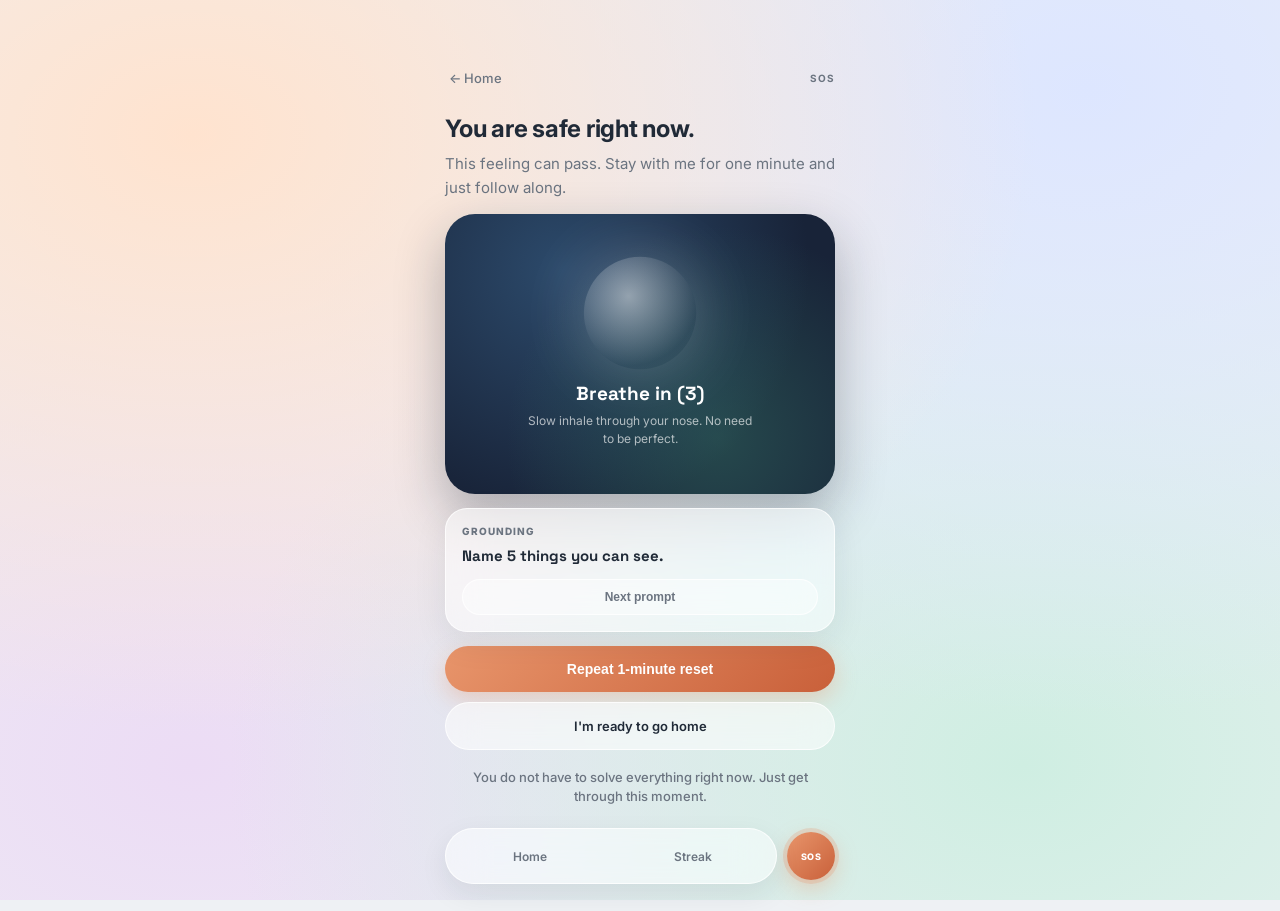
<file: sos.html>
<!DOCTYPE html>
<html lang="en">
<head>
  <meta charset="UTF-8" />
  <meta name="viewport" content="width=device-width, initial-scale=1.0" />
  <title>Craving SOS — Recovery App</title>
  <link rel="preconnect" href="https://fonts.googleapis.com" />
  <link rel="preconnect" href="https://fonts.gstatic.com" crossorigin />
  <link href="https://fonts.googleapis.com/css2?family=Fraunces:ital,wght@0,600;1,600&family=Inter:wght@400;500;600;700;800&family=Space+Grotesk:wght@500;600;700&display=swap" rel="stylesheet" />
  <link rel="stylesheet" href="theme.css" />
  <style>
    /* ── Header ─────────────────────────────────────────── */
    .sos-header {
      display: flex;
      align-items: center;
      justify-content: space-between;
      gap: 12px;
      flex-shrink: 0;
    }
    .sos-back {
      color: var(--muted);
      text-decoration: none;
      font-weight: 500;
      font-size: 13px;
      padding: 8px 4px;
      border-radius: 8px;
      min-height: 44px;
      display: flex;
      align-items: center;
    }
    .sos-back:focus-visible { outline: none; box-shadow: 0 0 0 3px rgba(63,143,116,.4); }
    .sos-kicker {
      font-size: 10px;
      font-weight: 700;
      letter-spacing: 0.1em;
      text-transform: uppercase;
      color: var(--muted);
    }

    /* ── Intro ──────────────────────────────────────────── */
    .sos-intro h1 {
      font-size: 24px;
      font-weight: 700;
      letter-spacing: -0.01em;
      line-height: 1.25;
      margin-bottom: 8px;
      color: var(--ink);
    }
    .sos-intro p {
      font-size: 15px;
      line-height: 1.6;
      color: var(--muted);
    }

    /* ── Dark breathing hero ────────────────────────────── */
    .breathing-hero {
      position: relative;
      border-radius: 30px;
      height: 280px;
      overflow: hidden;
      box-shadow: 0 20px 50px rgba(20,30,45,.3);
      display: flex;
      flex-direction: column;
      align-items: center;
      justify-content: center;
      padding: 20px;
      box-sizing: border-box;
      background: radial-gradient(circle at 30% 20%, #2c4a6b, #182338 70%);
    }
    .hero-glow {
      position: absolute;
      inset: 0;
      background: radial-gradient(circle at 70% 80%, rgba(63,143,116,.35), transparent 60%);
      pointer-events: none;
    }
    .breathing-hero > *:not(.hero-glow) { position: relative; }

    .breath-circle {
      width: 104px;
      height: 104px;
      border-radius: 50%;
      margin: 0 auto 16px;
      background: radial-gradient(circle at 40% 35%, rgba(255,255,255,.5), rgba(255,255,255,.05) 70%);
      box-shadow: 0 0 60px rgba(255,255,255,.25);
      animation: breathe-idle 4s ease-in-out infinite;
    }
    .breath-circle.inhale { animation: breathe-in 4s ease-in-out forwards; }
    .breath-circle.exhale { animation: breathe-out 6s ease-in-out forwards; }

    @keyframes breathe-idle {
      0%, 100% { transform: scale(0.92); }
      50%       { transform: scale(1.06); }
    }
    @keyframes breathe-in {
      from { transform: scale(0.92); }
      to   { transform: scale(1.08); }
    }
    @keyframes breathe-out {
      from { transform: scale(1.08); }
      to   { transform: scale(0.92); }
    }

    .phase {
      font-family: 'Space Grotesk', sans-serif;
      font-size: 19px;
      font-weight: 700;
      color: #fff;
      text-align: center;
      margin-bottom: 6px;
    }
    .phase-note {
      font-size: 12px;
      color: rgba(255,255,255,.65);
      text-align: center;
      max-width: 230px;
      min-height: 32px;
      line-height: 1.5;
    }

    /* ── Grounding glass card ───────────────────────────── */
    .grounding { border-radius: 22px; padding: 16px; }
    .sos-eyebrow {
      font-size: 10px;
      font-weight: 800;
      letter-spacing: 0.1em;
      text-transform: uppercase;
      color: var(--muted);
      margin-bottom: 8px;
    }
    .prompt {
      font-family: 'Space Grotesk', sans-serif;
      font-size: 15px;
      font-weight: 700;
      color: var(--ink);
      line-height: 1.45;
      margin-bottom: 12px;
    }
    .btn-next-prompt {
      width: 100%;
      padding: 10px;
      border: 1px solid var(--glass-border);
      border-radius: var(--radius-pill);
      background: rgba(255,255,255,.4);
      color: var(--muted);
      font-size: 12px;
      font-weight: 700;
      font-family: 'Inter', inherit;
      cursor: pointer;
      transition: background 0.2s;
    }
    .btn-next-prompt:hover { background: rgba(255,255,255,.6); }
    .btn-next-prompt:focus-visible { outline: none; box-shadow: 0 0 0 3px rgba(63,143,116,.4); }

    /* ── Action buttons ─────────────────────────────────── */
    .actions {
      display: flex;
      flex-direction: column;
      gap: 10px;
      margin-top: auto;
    }
    .btn-primary {
      border: none;
      border-radius: var(--radius-pill);
      width: 100%;
      padding: 15px;
      font-size: 14px;
      font-weight: 700;
      font-family: 'Inter', inherit;
      cursor: pointer;
      text-align: center;
      background: linear-gradient(135deg, var(--accent2), var(--accent2-dk));
      color: #fff;
      box-shadow: 0 8px 22px rgba(232,149,107,.35);
      transition: transform 0.15s;
    }
    .btn-primary:active { transform: scale(0.97); }
    .btn-primary:focus-visible { outline: none; box-shadow: 0 0 0 3px rgba(232,149,107,.5); }

    .btn-supportive {
      border: 1px solid var(--glass-border);
      border-radius: var(--radius-pill);
      width: 100%;
      padding: 14px;
      font-size: 13px;
      font-weight: 600;
      font-family: 'Inter', inherit;
      cursor: pointer;
      text-align: center;
      background: var(--glass);
      backdrop-filter: blur(16px);
      -webkit-backdrop-filter: blur(16px);
      color: var(--ink);
      text-decoration: none;
      display: flex;
      align-items: center;
      justify-content: center;
      min-height: 48px;
    }
    .btn-supportive:focus-visible { outline: none; box-shadow: 0 0 0 3px rgba(63,143,116,.4); }

    .footer-note {
      font-size: 13px;
      font-weight: 500;
      color: var(--muted);
      text-align: center;
      line-height: 1.5;
      padding: 4px 8px 8px;
    }
  </style>
</head>
<body class="glass-ui">
  <a class="skip-link" href="#sos-main">Skip to main content</a>

  <main id="sos-main" class="shell" tabindex="-1">
    <header class="sos-header">
      <a class="sos-back" href="index.html">← Home</a>
      <span class="sos-kicker">SOS</span>
    </header>

    <div class="sos-intro">
      <h1 id="sos-heading">You are safe right now.</h1>
      <p>This feeling can pass. Stay with me for one minute and just follow along.</p>
    </div>

    <!-- Dark breathing hero -->
    <section
      class="breathing-hero"
      aria-live="polite"
      aria-label="Guided breathing"
      role="region"
    >
      <div class="hero-glow" aria-hidden="true"></div>
      <div id="breath-bubble" class="breath-circle" aria-hidden="true"></div>
      <div id="phase" class="phase">Breathe in (4)</div>
      <p id="phase-note" class="phase-note">
        Slow inhale through your nose. No need to be perfect.
      </p>
    </section>

    <!-- Grounding -->
    <section class="glass grounding" aria-labelledby="grounding-title">
      <p class="sos-eyebrow" id="grounding-title">Grounding</p>
      <p class="prompt" id="grounding-prompt">Name 5 things you can see.</p>
      <button id="next-prompt" class="btn-next-prompt" type="button">
        Next prompt
      </button>
    </section>

    <div class="actions">
      <button class="btn-primary" id="repeat-minute" type="button">
        Repeat 1-minute reset
      </button>
      <a class="btn-supportive" href="index.html">I'm ready to go home</a>
    </div>

    <p class="footer-note">
      You do not have to solve everything right now. Just get through this moment.
    </p>
  </main>

  <nav class="bottom-nav" aria-label="Primary navigation">
    <div class="nav-pill">
      <a class="nav-tab" href="index.html">Home</a>
      <a class="nav-tab" href="streak.html">Streak</a>
    </div>
    <a class="nav-sos active" href="sos.html" aria-current="page" aria-label="Craving SOS — get support now">SOS</a>
  </nav>

  <script>
    const breathingPlan = [
      { phase: 'Breathe in',  seconds: 4, note: 'Slow inhale through your nose. No need to be perfect.', anim: 'inhale' },
      { phase: 'Hold',        seconds: 4, note: 'Keep your shoulders soft. You are doing well.',          anim: 'inhale' },
      { phase: 'Breathe out', seconds: 6, note: 'Long, steady exhale through your mouth.',                anim: 'exhale' }
    ];

    const groundingPrompts = [
      'Name 5 things you can see.',
      'Name 4 things you can feel.',
      'Name 3 things you can hear.',
      'Name 2 things you can smell.',
      'Name 1 thing you can taste.'
    ];

    const phaseEl      = document.getElementById('phase');
    const phaseNoteEl  = document.getElementById('phase-note');
    const bubbleEl     = document.getElementById('breath-bubble');
    const promptEl     = document.getElementById('grounding-prompt');
    const nextPromptBtn = document.getElementById('next-prompt');
    const repeatBtn    = document.getElementById('repeat-minute');

    let planIndex  = 0;
    let secondsLeft = breathingPlan[0].seconds;
    let promptIndex = 0;
    let tickId;

    function applyBubbleAnim(anim) {
      bubbleEl.classList.remove('inhale', 'exhale');
      void bubbleEl.offsetWidth; // reflow to restart animation
      bubbleEl.classList.add(anim);
    }

    function renderPhase() {
      const current = breathingPlan[planIndex];
      phaseEl.textContent = `${current.phase} (${secondsLeft})`;
      phaseNoteEl.textContent = current.note;
      applyBubbleAnim(current.anim);
    }

    function stepBreath() {
      secondsLeft -= 1;
      if (secondsLeft <= 0) {
        planIndex = (planIndex + 1) % breathingPlan.length;
        secondsLeft = breathingPlan[planIndex].seconds;
        applyBubbleAnim(breathingPlan[planIndex].anim);
      }
      phaseEl.textContent = `${breathingPlan[planIndex].phase} (${secondsLeft})`;
      phaseNoteEl.textContent = breathingPlan[planIndex].note;
    }

    function startBreathingLoop() {
      clearInterval(tickId);
      planIndex   = 0;
      secondsLeft = breathingPlan[0].seconds;
      renderPhase();
      tickId = setInterval(stepBreath, 1000);
    }

    nextPromptBtn.addEventListener('click', () => {
      promptIndex = (promptIndex + 1) % groundingPrompts.length;
      promptEl.textContent = groundingPrompts[promptIndex];
    });

    repeatBtn.addEventListener('click', () => {
      startBreathingLoop();
      promptIndex = 0;
      promptEl.textContent = groundingPrompts[promptIndex];
    });

    startBreathingLoop();
  </script>
</body>
</html>
</file>
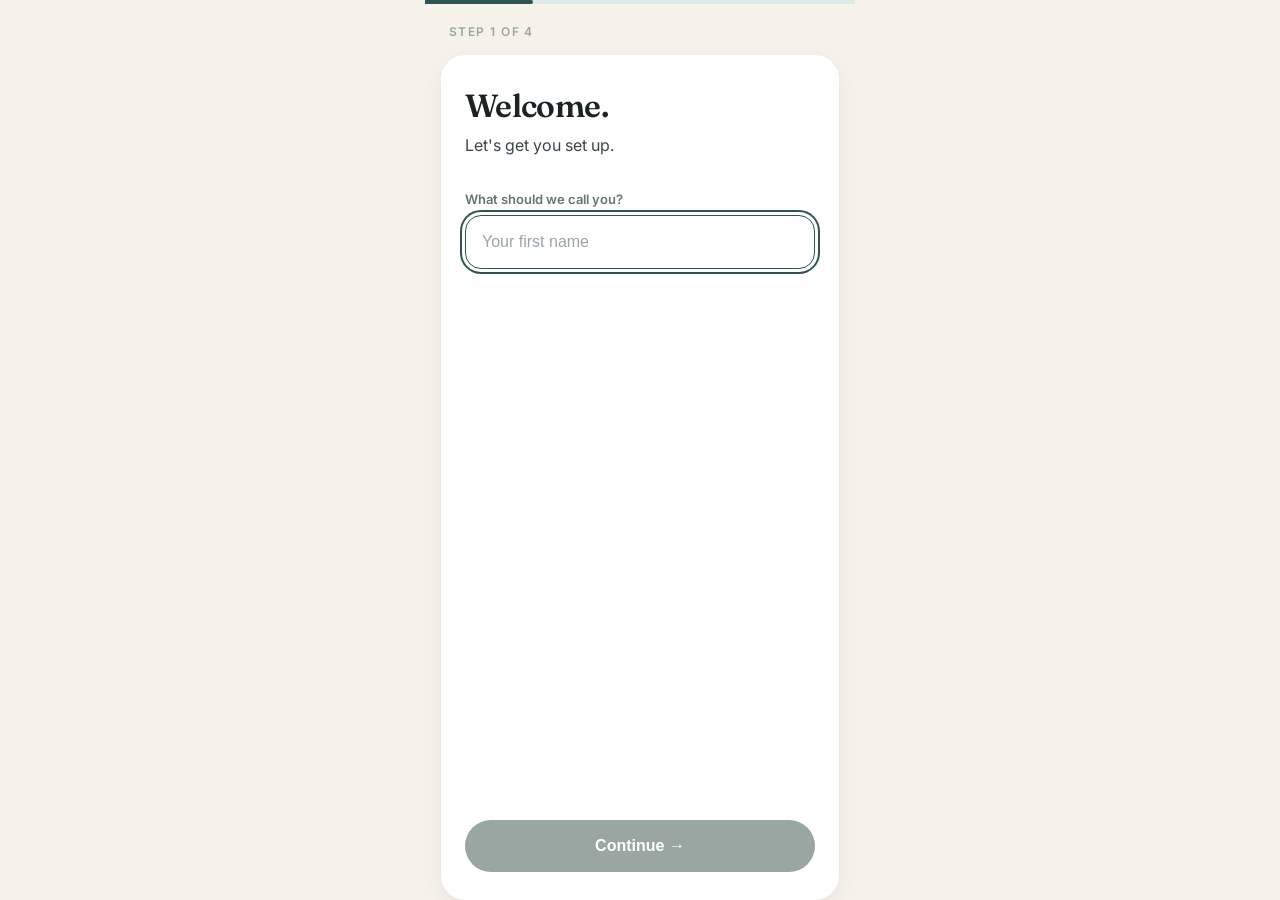
<file: prototypes/onboarding-v1.html>
<!DOCTYPE html>
<html lang="en">
<head>
  <meta charset="UTF-8" />
  <meta name="viewport" content="width=device-width, initial-scale=1.0" />
  <title>Get Started — Recovery App</title>
  <link rel="preconnect" href="https://fonts.googleapis.com" />
  <link rel="preconnect" href="https://fonts.gstatic.com" crossorigin />
  <link href="https://fonts.googleapis.com/css2?family=Fraunces:wght@500;600&family=Inter:wght@400;500;600;700&display=swap" rel="stylesheet" />
  <style>
    /* ── Design tokens (inline — standalone prototype) ── */
    :root {
      --bg:             #f6f2ea;
      --surface:        #ffffff;
      --surface-2:      #fbf8f2;
      --ink-900:        #1b2421;
      --ink-700:        #3a4643;
      --ink-500:        #667571;
      --ink-300:        #9aa6a2;
      --sage-700:       #2f5550;
      --sage-600:       #3b6a64;
      --sage-100:       #dde9e5;
      --sage-50:        #edf3f1;
      --radius-sm:      10px;
      --radius-md:      16px;
      --radius-lg:      24px;
      --radius-pill:    999px;
      --shadow-soft:    0 1px 2px rgba(16,24,40,.04), 0 8px 24px rgba(16,24,40,.05);
      --ease:           cubic-bezier(.22,.61,.36,1);
      --focus-ring:     0 0 0 3px var(--surface), 0 0 0 5px var(--sage-700);
    }

    *, *::before, *::after { box-sizing: border-box; margin: 0; padding: 0; }

    body {
      font-family: 'Inter', -apple-system, BlinkMacSystemFont, sans-serif;
      background: var(--bg);
      color: var(--ink-900);
      min-height: 100dvh;
      display: flex;
      flex-direction: column;
      align-items: center;
    }

    /* ── Shell ─────────────────────────────────────────── */
    .shell {
      width: 100%;
      max-width: 430px;
      min-height: 100dvh;
      display: flex;
      flex-direction: column;
    }

    /* ── Progress bar ──────────────────────────────────── */
    .progress-track {
      width: 100%;
      height: 4px;
      background: var(--sage-100);
      position: relative;
      flex-shrink: 0;
    }
    .progress-fill {
      height: 100%;
      background: var(--sage-700);
      border-radius: 0 var(--radius-pill) var(--radius-pill) 0;
      transition: width 0.45s var(--ease);
    }

    /* ── Step counter ──────────────────────────────────── */
    .step-counter {
      padding: 20px 24px 0;
      font-size: 12px;
      font-weight: 600;
      letter-spacing: 0.12em;
      text-transform: uppercase;
      color: var(--ink-300);
    }

    /* ── Card ──────────────────────────────────────────── */
    .card {
      background: var(--surface);
      border-radius: var(--radius-lg);
      box-shadow: var(--shadow-soft);
      margin: 16px 16px 0;
      padding: 32px 24px 28px;
      flex: 1;
      display: flex;
      flex-direction: column;
    }

    /* ── Step visibility + transitions ─────────────────── */
    .step { display: none; flex-direction: column; flex: 1; }
    .step.active {
      display: flex;
      animation: fadeUp 0.35s var(--ease);
    }
    .step.exit {
      animation: fadeOut 0.2s var(--ease) forwards;
    }
    @keyframes fadeUp {
      from { opacity: 0; transform: translateY(12px); }
      to   { opacity: 1; transform: translateY(0); }
    }
    @keyframes fadeOut {
      from { opacity: 1; transform: translateY(0); }
      to   { opacity: 0; transform: translateY(-8px); }
    }

    /* ── Typography ────────────────────────────────────── */
    h1 {
      font-family: 'Fraunces', serif;
      font-size: 32px;
      font-weight: 600;
      line-height: 1.2;
      letter-spacing: -0.02em;
      color: var(--ink-900);
      margin-bottom: 8px;
    }
    .sub {
      font-size: 16px;
      color: var(--ink-700);
      line-height: 1.6;
      margin-bottom: 32px;
    }

    /* ── Inputs ────────────────────────────────────────── */
    .field-label {
      font-size: 13px;
      font-weight: 600;
      color: var(--ink-500);
      margin-bottom: 8px;
      display: block;
    }
    input[type="text"],
    input[type="datetime-local"],
    textarea {
      width: 100%;
      border: 1.5px solid var(--sage-100);
      border-radius: var(--radius-md);
      padding: 14px 16px;
      font-size: 16px;
      font-family: 'Inter', inherit;
      color: var(--ink-900);
      background: var(--surface-2);
      transition: border-color 0.2s, background 0.2s;
      line-height: 1.5;
      -webkit-appearance: none;
    }
    input[type="text"]:focus,
    input[type="datetime-local"]:focus,
    textarea:focus {
      outline: none;
      border-color: var(--sage-700);
      background: var(--surface);
    }
    input[type="text"]:focus-visible,
    input[type="datetime-local"]:focus-visible,
    textarea:focus-visible {
      box-shadow: var(--focus-ring);
    }
    input::placeholder,
    textarea::placeholder { color: var(--ink-300); }
    textarea {
      resize: none;
    }

    /* ── Addiction type cards ───────────────────────────── */
    .addiction-grid {
      display: grid;
      grid-template-columns: repeat(3, 1fr);
      gap: 10px;
      margin-bottom: 24px;
    }
    .type-card {
      background: var(--surface-2);
      border: 1.5px solid var(--sage-100);
      border-radius: var(--radius-md);
      padding: 14px 8px 12px;
      cursor: pointer;
      display: flex;
      flex-direction: column;
      align-items: center;
      gap: 6px;
      transition: background 0.18s, border-color 0.18s, transform 0.15s;
      -webkit-tap-highlight-color: transparent;
      font-family: inherit;
      user-select: none;
    }
    .type-card:focus-visible {
      outline: none;
      box-shadow: var(--focus-ring);
    }
    .type-card .card-icon {
      font-size: 24px;
      line-height: 1;
    }
    .type-card .card-label {
      font-size: 12px;
      font-weight: 600;
      color: var(--ink-500);
      text-align: center;
      line-height: 1.3;
    }
    .type-card:hover {
      background: var(--sage-50);
      border-color: var(--sage-100);
    }
    .type-card.selected {
      background: var(--sage-50);
      border-color: var(--sage-700);
    }
    .type-card.selected .card-label {
      color: var(--sage-700);
    }
    .type-card:active { transform: scale(0.96); }

    /* ── Reassurance text ──────────────────────────────── */
    .reassurance {
      font-size: 14px;
      color: var(--ink-500);
      line-height: 1.6;
      margin-top: 16px;
      text-align: center;
      font-style: italic;
    }

    /* ── Optional freetext label ───────────────────────── */
    .optional-label {
      font-size: 13px;
      font-weight: 500;
      color: var(--ink-300);
      margin-bottom: 8px;
      display: block;
    }

    /* ── Primary button ────────────────────────────────── */
    .btn-primary {
      width: 100%;
      padding: 17px;
      border-radius: var(--radius-pill);
      border: none;
      font-size: 16px;
      font-weight: 600;
      font-family: 'Inter', inherit;
      letter-spacing: 0;
      cursor: not-allowed;
      background: var(--ink-300);
      color: #fff;
      transition: background 0.3s var(--ease), transform 0.2s var(--ease), box-shadow 0.3s var(--ease);
      -webkit-tap-highlight-color: transparent;
      margin-top: auto;
    }
    .btn-primary .arrow {
      display: inline-block;
      transition: transform 0.2s var(--ease);
    }
    .btn-primary.ready {
      background: var(--sage-700);
      cursor: pointer;
      box-shadow: 0 4px 16px rgba(47,85,80,.2);
    }
    .btn-primary.ready:hover {
      background: var(--sage-600);
      transform: translateY(-1px);
      box-shadow: 0 6px 20px rgba(47,85,80,.28);
    }
    .btn-primary.ready:hover .arrow { transform: translateX(4px); }
    .btn-primary.ready:active { transform: scale(0.97); }
    .btn-primary.ready:focus-visible {
      outline: none;
      box-shadow: var(--focus-ring);
    }

    /* ── Spacer ─────────────────────────────────────────── */
    .spacer { flex: 1; min-height: 20px; }

    /* ── Step 4 textarea ───────────────────────────────── */
    #why-textarea {
      min-height: 120px;
      margin-bottom: 8px;
    }
  </style>
</head>
<body>
<div class="shell" role="main">

  <!-- Progress bar -->
  <div class="progress-track" role="progressbar" aria-valuemin="0" aria-valuemax="100" aria-valuenow="25" aria-label="Onboarding progress" id="progress-bar-wrap">
    <div class="progress-fill" id="progress-fill" style="width: 25%"></div>
  </div>

  <!-- Step counter -->
  <p class="step-counter" id="step-counter" aria-live="polite">Step 1 of 4</p>

  <!-- Card -->
  <div class="card" id="onboarding-card">

    <!-- ── Step 1: Name ─────────────────────────────────── -->
    <div class="step active" id="step-1" aria-label="Step 1: Your name">
      <h1>Welcome.</h1>
      <p class="sub">Let's get you set up.</p>

      <label class="field-label" for="name-input">What should we call you?</label>
      <input
        type="text"
        id="name-input"
        placeholder="Your first name"
        maxlength="40"
        autocomplete="given-name"
        aria-required="true"
        autofocus
      />

      <div class="spacer"></div>

      <button class="btn-primary" id="btn-step1" disabled aria-disabled="true">
        Continue <span class="arrow">→</span>
      </button>
    </div>

    <!-- ── Step 2: Addiction type ───────────────────────── -->
    <div class="step" id="step-2" aria-label="Step 2: What you're working on">
      <h1>What are you working on?</h1>
      <p class="sub">This helps us personalise your experience.</p>

      <div class="addiction-grid" role="radiogroup" aria-label="Select what you're working on">
        <button type="button" class="type-card" data-type="Alcohol" aria-pressed="false" role="radio" aria-checked="false">
          <span class="card-icon" aria-hidden="true">🍷</span>
          <span class="card-label">Alcohol</span>
        </button>
        <button type="button" class="type-card" data-type="Drugs" aria-pressed="false" role="radio" aria-checked="false">
          <span class="card-icon" aria-hidden="true">💊</span>
          <span class="card-label">Drugs</span>
        </button>
        <button type="button" class="type-card" data-type="Nicotine" aria-pressed="false" role="radio" aria-checked="false">
          <span class="card-icon" aria-hidden="true">🚬</span>
          <span class="card-label">Nicotine</span>
        </button>
        <button type="button" class="type-card" data-type="Gambling" aria-pressed="false" role="radio" aria-checked="false">
          <span class="card-icon" aria-hidden="true">🎲</span>
          <span class="card-label">Gambling</span>
        </button>
        <button type="button" class="type-card" data-type="Social Media" aria-pressed="false" role="radio" aria-checked="false">
          <span class="card-icon" aria-hidden="true">📱</span>
          <span class="card-label">Social Media</span>
        </button>
        <button type="button" class="type-card" data-type="Gaming" aria-pressed="false" role="radio" aria-checked="false">
          <span class="card-icon" aria-hidden="true">🎮</span>
          <span class="card-label">Gaming</span>
        </button>
        <button type="button" class="type-card" data-type="Other" aria-pressed="false" role="radio" aria-checked="false" style="grid-column: 2">
          <span class="card-icon" aria-hidden="true">✦</span>
          <span class="card-label">Other</span>
        </button>
      </div>

      <label class="optional-label" for="addiction-specific">Want to be more specific? <span style="color:var(--ink-300)">(optional)</span></label>
      <input
        type="text"
        id="addiction-specific"
        placeholder="e.g. Wine, Vaping, TikTok"
        maxlength="80"
        autocomplete="off"
      />

      <div class="spacer"></div>

      <button class="btn-primary" id="btn-step2" disabled aria-disabled="true">
        Continue <span class="arrow">→</span>
      </button>
    </div>

    <!-- ── Step 3: Start date ───────────────────────────── -->
    <div class="step" id="step-3" aria-label="Step 3: Your start date">
      <h1>When did you start?</h1>
      <p class="sub">This sets your streak counter.</p>

      <label class="field-label" for="start-date">Date and time</label>
      <input
        type="datetime-local"
        id="start-date"
        aria-required="true"
      />

      <p class="reassurance">It's okay if this was just now.<br>Every journey starts somewhere.</p>

      <div class="spacer"></div>

      <button class="btn-primary ready" id="btn-step3">
        Continue <span class="arrow">→</span>
      </button>
    </div>

    <!-- ── Step 4: Find your why ────────────────────────── -->
    <div class="step" id="step-4" aria-label="Step 4: Your reason">
      <h1>Find your why.</h1>
      <p class="sub">Remind your future self why you started.</p>

      <label class="field-label" for="why-textarea">Your reason <span style="color:var(--ink-300);font-weight:400">(optional)</span></label>
      <textarea
        id="why-textarea"
        rows="5"
        maxlength="500"
        placeholder="I want to quit because..."
        aria-label="Your personal reason for starting this journey"
      ></textarea>

      <div class="spacer"></div>

      <button class="btn-primary ready" id="btn-step4">
        Start my journey <span class="arrow">→</span>
      </button>
    </div>

  </div><!-- /card -->
</div><!-- /shell -->

<script>
  // ── Guard: skip onboarding if already complete ─────────
  if (localStorage.getItem('onboardingComplete') === 'true') {
    window.location.replace('../index.html');
  }

  // ── State ──────────────────────────────────────────────
  const state = {
    currentStep: 1,
    userName: '',
    addictionType: '',
    addictionSpecific: '',
    sobrietyStartDate: '',
    personalWhy: ''
  };

  const totalSteps = 4;

  // ── DOM refs ───────────────────────────────────────────
  const progressFill  = document.getElementById('progress-fill');
  const progressWrap  = document.getElementById('progress-bar-wrap');
  const stepCounter   = document.getElementById('step-counter');

  const nameInput     = document.getElementById('name-input');
  const btnStep1      = document.getElementById('btn-step1');

  const typeCards     = document.querySelectorAll('.type-card');
  const specificInput = document.getElementById('addiction-specific');
  const btnStep2      = document.getElementById('btn-step2');

  const startDate     = document.getElementById('start-date');
  const btnStep3      = document.getElementById('btn-step3');

  const whyTextarea   = document.getElementById('why-textarea');
  const btnStep4      = document.getElementById('btn-step4');

  // ── Initialise datetime-local to now ──────────────────
  (function setDefaultDate() {
    const now = new Date();
    // datetime-local expects "YYYY-MM-DDTHH:MM"
    const pad = n => String(n).padStart(2, '0');
    const local = `${now.getFullYear()}-${pad(now.getMonth()+1)}-${pad(now.getDate())}T${pad(now.getHours())}:${pad(now.getMinutes())}`;
    startDate.value = local;
    startDate.max = local; // can't pick a future start date
  })();

  // ── Progress bar + counter ─────────────────────────────
  function updateProgress(step) {
    const pct = Math.round((step / totalSteps) * 100);
    progressFill.style.width = pct + '%';
    progressWrap.setAttribute('aria-valuenow', pct);
    stepCounter.textContent = `Step ${step} of ${totalSteps}`;
  }

  // ── Step transitions ───────────────────────────────────
  function goToStep(nextStep) {
    const currentEl = document.getElementById(`step-${state.currentStep}`);
    const nextEl    = document.getElementById(`step-${nextStep}`);

    currentEl.classList.add('exit');
    setTimeout(() => {
      currentEl.classList.remove('active', 'exit');
      nextEl.classList.add('active');
      // Focus first focusable element in next step
      const firstFocusable = nextEl.querySelector('input, textarea, button');
      if (firstFocusable) firstFocusable.focus();
    }, 200);

    state.currentStep = nextStep;
    updateProgress(nextStep);
  }

  // ── Step 1: Name ───────────────────────────────────────
  function checkStep1() {
    const val = nameInput.value.trim();
    const ready = val.length > 0;
    btnStep1.disabled = !ready;
    btnStep1.setAttribute('aria-disabled', String(!ready));
    btnStep1.classList.toggle('ready', ready);
  }

  nameInput.addEventListener('input', checkStep1);

  btnStep1.addEventListener('click', () => {
    if (btnStep1.disabled) return;
    state.userName = nameInput.value.trim();
    goToStep(2);
  });

  // ── Step 2: Addiction type ─────────────────────────────
  typeCards.forEach(card => {
    card.addEventListener('click', () => {
      typeCards.forEach(c => {
        c.classList.remove('selected');
        c.setAttribute('aria-pressed', 'false');
        c.setAttribute('aria-checked', 'false');
      });
      card.classList.add('selected');
      card.setAttribute('aria-pressed', 'true');
      card.setAttribute('aria-checked', 'true');
      state.addictionType = card.dataset.type;
      checkStep2();
    });

    // Arrow key navigation within grid
    card.addEventListener('keydown', e => {
      const cards = Array.from(typeCards);
      const idx = cards.indexOf(card);
      if (e.key === 'ArrowRight' || e.key === 'ArrowDown') {
        e.preventDefault();
        cards[(idx + 1) % cards.length].focus();
      } else if (e.key === 'ArrowLeft' || e.key === 'ArrowUp') {
        e.preventDefault();
        cards[(idx - 1 + cards.length) % cards.length].focus();
      }
    });
  });

  function checkStep2() {
    const ready = state.addictionType.length > 0;
    btnStep2.disabled = !ready;
    btnStep2.setAttribute('aria-disabled', String(!ready));
    btnStep2.classList.toggle('ready', ready);
  }

  btnStep2.addEventListener('click', () => {
    if (btnStep2.disabled) return;
    state.addictionSpecific = specificInput.value.trim();
    goToStep(3);
  });

  // ── Step 3: Start date ─────────────────────────────────
  btnStep3.addEventListener('click', () => {
    state.sobrietyStartDate = startDate.value
      ? new Date(startDate.value).toISOString()
      : new Date().toISOString();
    goToStep(4);
  });

  // ── Step 4: Why + save ─────────────────────────────────
  btnStep4.addEventListener('click', () => {
    state.personalWhy = whyTextarea.value.trim();
    saveAndComplete();
  });

  function saveAndComplete() {
    localStorage.setItem('userName',          state.userName);
    localStorage.setItem('addictionType',     state.addictionType);
    localStorage.setItem('addictionSpecific', state.addictionSpecific);
    localStorage.setItem('sobrietyStartDate', state.sobrietyStartDate);
    localStorage.setItem('personalWhy',       state.personalWhy);
    localStorage.setItem('onboardingComplete','true');

    // Brief fade-out before redirect
    document.querySelector('.shell').style.transition = 'opacity 0.4s';
    document.querySelector('.shell').style.opacity = '0';
    setTimeout(() => {
      window.location.replace('../index.html');
    }, 400);
  }
</script>
</body>
</html>
</file>
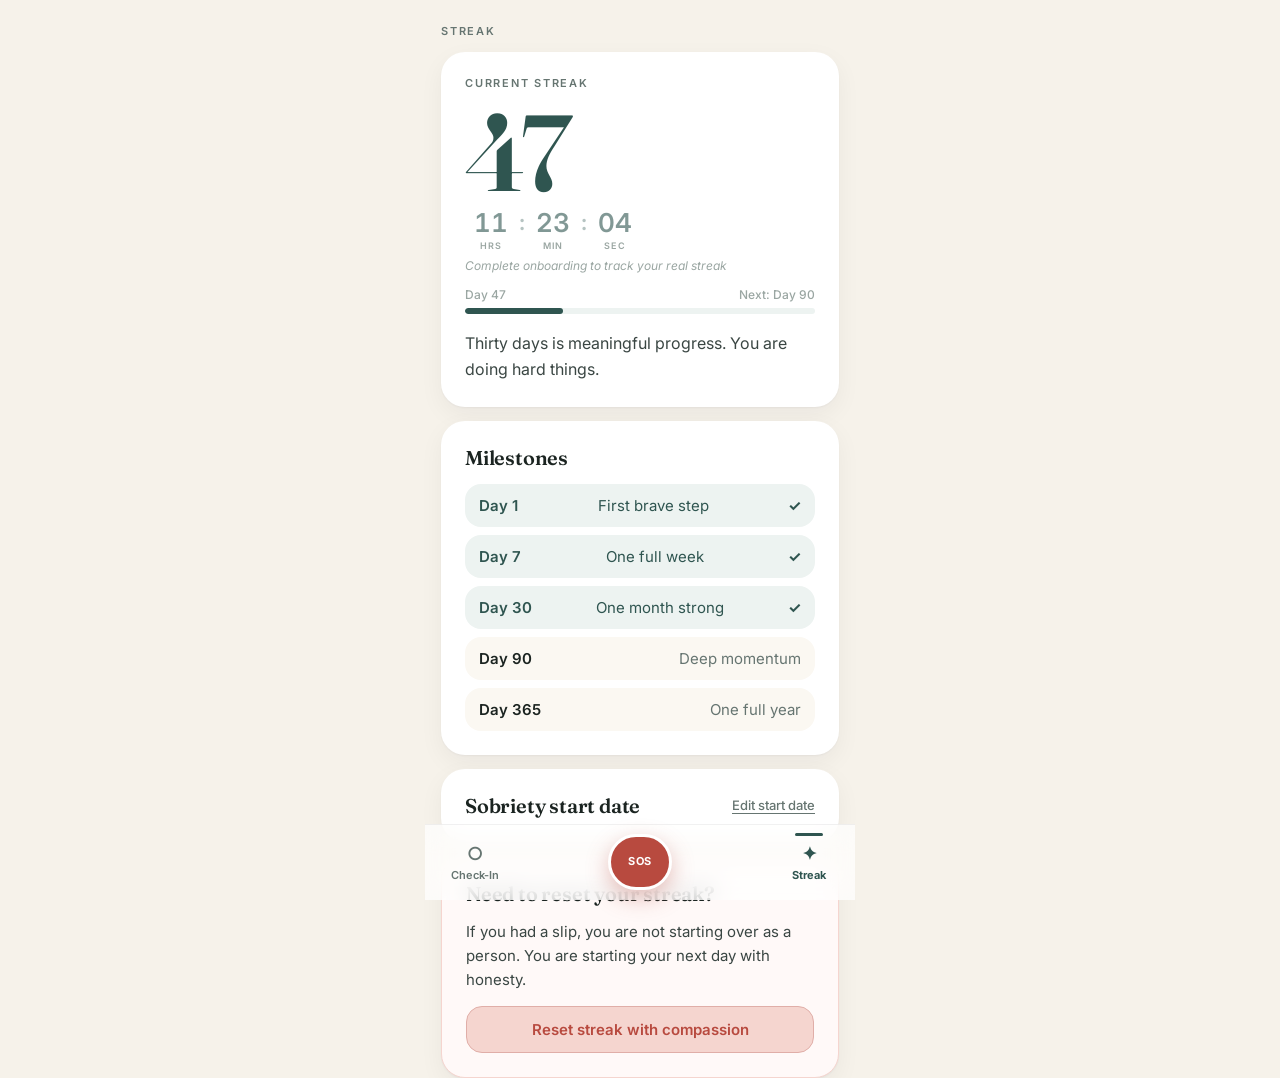
<file: prototypes/streak-tracker-v2.html>
<!DOCTYPE html>
<html lang="en">
<head>
  <meta charset="UTF-8" />
  <meta name="viewport" content="width=device-width, initial-scale=1.0" />
  <title>Streak Tracking — Recovery App</title>
  <link rel="preconnect" href="https://fonts.googleapis.com" />
  <link rel="preconnect" href="https://fonts.gstatic.com" crossorigin />
  <link href="https://fonts.googleapis.com/css2?family=Fraunces:wght@500;600&family=Inter:wght@400;500;600;700&display=swap" rel="stylesheet" />
  <link rel="stylesheet" href="../theme.css" />
  <style>
    .shell {
      padding: 24px 16px 0;
      gap: 14px;
    }

    .top {
      display: flex;
      align-items: center;
      justify-content: space-between;
    }
    .top-title {
      font-size: 11px;
      font-weight: 600;
      letter-spacing: 0.16em;
      text-transform: uppercase;
      color: var(--ink-500);
    }

    .card {
      background: var(--surface);
      border-radius: var(--radius-lg);
      box-shadow: var(--shadow-soft);
      padding: 24px;
    }

    /* ── Hero streak card ──────────────────────────────── */
    .hero-label {
      font-size: 11px;
      font-weight: 600;
      letter-spacing: 0.16em;
      text-transform: uppercase;
      color: var(--ink-500);
      margin-bottom: 8px;
    }
    .hero-day {
      font-family: 'Fraunces', serif;
      font-size: 108px;
      font-weight: 600;
      letter-spacing: -0.03em;
      line-height: 1;
      color: var(--sage-700);
      margin-bottom: 4px;
    }

    /* ── Live time counter ─────────────────────────────── */
    .time-counter {
      display: flex;
      align-items: flex-start;
      gap: 0;
      margin-bottom: 16px;
    }
    .time-unit {
      display: flex;
      flex-direction: column;
      align-items: center;
      min-width: 52px;
    }
    .time-digits {
      font-size: 26px;
      font-weight: 600;
      font-variant-numeric: tabular-nums;
      letter-spacing: 0.01em;
      line-height: 1;
      color: var(--sage-700);
      opacity: 0.6;
    }
    .time-label {
      font-size: 9px;
      font-weight: 600;
      letter-spacing: 0.14em;
      text-transform: uppercase;
      color: var(--ink-300);
      margin-top: 4px;
    }
    .time-sep {
      font-size: 22px;
      font-weight: 600;
      color: var(--sage-700);
      opacity: 0.35;
      padding: 0 2px;
      line-height: 1;
      /* align with digits top */
      margin-top: 1px;
    }

    /* Placeholder note when no real date is set */
    .streak-note {
      font-size: 12px;
      color: var(--ink-300);
      font-style: italic;
      margin-top: -10px;
      margin-bottom: 12px;
      line-height: 1.5;
    }

    /* Progress bar to next milestone */
    .progress-bar-wrap {
      margin: 0 0 16px;
    }
    .progress-bar-meta {
      display: flex;
      justify-content: space-between;
      font-size: 12px;
      font-weight: 500;
      color: var(--ink-300);
      margin-bottom: 6px;
    }
    .progress-bar-track {
      height: 6px;
      background: var(--sage-50);
      border-radius: var(--radius-pill);
      overflow: hidden;
    }
    .progress-bar-fill {
      height: 100%;
      background: var(--sage-700);
      border-radius: var(--radius-pill);
      transition: width 0.6s var(--ease);
    }

    .hero-copy {
      font-size: 16px;
      line-height: 1.65;
      color: var(--ink-700);
    }

    /* ── Section heading ───────────────────────────────── */
    .section-title {
      font-family: 'Fraunces', serif;
      font-size: 20px;
      font-weight: 600;
      letter-spacing: -0.01em;
      color: var(--ink-900);
      margin-bottom: 14px;
    }

    /* ── Milestones ────────────────────────────────────── */
    .milestones {
      display: grid;
      gap: 8px;
      list-style: none;
    }
    .milestone {
      display: flex;
      justify-content: space-between;
      align-items: center;
      border-radius: var(--radius-md);
      padding: 12px 14px;
      font-size: 15px;
      color: var(--ink-500);
      background: var(--surface-2);
    }
    .milestone strong { color: var(--ink-900); font-weight: 600; }
    .milestone.done {
      background: var(--sage-50);
      color: var(--sage-700);
    }
    .milestone.done strong { color: var(--sage-700); }
    .milestone.done::after {
      content: '✓';
      font-weight: 700;
      color: var(--sage-700);
    }

    /* ── Start date (collapsed) ────────────────────────── */
    .edit-date-link {
      font-size: 13px;
      font-weight: 500;
      color: var(--ink-500);
      cursor: pointer;
      background: none;
      border: none;
      padding: 0;
      font-family: inherit;
      text-decoration: underline;
      text-underline-offset: 3px;
    }
    .edit-date-link:focus-visible {
      outline: none;
      box-shadow: var(--focus-ring);
      border-radius: 3px;
    }
    .date-panel {
      overflow: hidden;
      max-height: 0;
      opacity: 0;
      transition: max-height 0.35s var(--ease), opacity 0.3s var(--ease);
    }
    .date-panel.open {
      max-height: 200px;
      opacity: 1;
    }
    .date-panel-inner { padding-top: 16px; }
    .date-wrap label {
      display: block;
      font-size: 13px;
      font-weight: 600;
      color: var(--ink-700);
      margin-bottom: 8px;
    }
    .date-row {
      display: flex;
      gap: 8px;
      align-items: center;
    }
    input[type="date"] {
      flex: 1;
      border: 1.5px solid var(--sage-100);
      border-radius: var(--radius-sm);
      padding: 11px 12px;
      font-size: 14px;
      color: var(--ink-900);
      font-family: inherit;
      background: var(--surface);
      min-height: 44px;
    }
    input[type="date"]:focus-visible {
      outline: none;
      box-shadow: var(--focus-ring);
    }
    .btn-soft {
      border: 1px solid var(--sage-100);
      border-radius: var(--radius-sm);
      background: var(--sage-50);
      color: var(--sage-700);
      font-size: 14px;
      font-weight: 600;
      font-family: inherit;
      padding: 11px 14px;
      cursor: pointer;
      min-height: 44px;
    }
    .btn-soft:hover { background: var(--sage-100); }
    .btn-soft:focus-visible {
      outline: none;
      box-shadow: var(--focus-ring);
    }
    .date-note {
      margin-top: 8px;
      font-size: 13px;
      color: var(--ink-500);
      line-height: 1.55;
    }

    /* ── Reset card ────────────────────────────────────── */
    .reset-card {
      border: 1.5px solid var(--alert-200);
      background: #fff9f8;
    }
    .reset-card p {
      font-size: 15px;
      color: var(--ink-700);
      line-height: 1.6;
      margin-bottom: 14px;
    }
    .btn-reset {
      width: 100%;
      border: 1.5px solid #e0aea8;
      border-radius: var(--radius-md);
      background: var(--alert-200);
      color: var(--alert-600);
      font-size: 15px;
      font-weight: 600;
      font-family: inherit;
      padding: 13px;
      cursor: pointer;
      min-height: 44px;
    }
    .btn-reset:hover { background: #f0c8c2; }
    .btn-reset:focus-visible {
      outline: none;
      box-shadow: 0 0 0 3px var(--surface), 0 0 0 5px var(--alert-600);
    }
  </style>
</head>
<body>
  <a class="skip-link" href="#streak-main">Skip to content</a>
  <main class="shell" id="streak-main" tabindex="-1">
    <div class="top">
      <span class="top-title">Streak</span>
    </div>

    <!-- Hero -->
    <section class="card" aria-labelledby="streak-heading">
      <p class="hero-label" id="streak-heading">Current streak</p>
      <div class="hero-day"><span id="current-day">47</span></div>

      <!-- Live time counter -->
      <div class="time-counter" aria-live="off" aria-label="Time elapsed today">
        <div class="time-unit">
          <span class="time-digits" id="time-hh">11</span>
          <span class="time-label">HRS</span>
        </div>
        <span class="time-sep" aria-hidden="true">:</span>
        <div class="time-unit">
          <span class="time-digits" id="time-mm">23</span>
          <span class="time-label">MIN</span>
        </div>
        <span class="time-sep" aria-hidden="true">:</span>
        <div class="time-unit">
          <span class="time-digits" id="time-ss">04</span>
          <span class="time-label">SEC</span>
        </div>
      </div>

      <p class="streak-note" id="streak-note" hidden>
        Complete onboarding to track your real streak
      </p>

      <div class="progress-bar-wrap" aria-hidden="true">
        <div class="progress-bar-meta">
          <span id="progress-from-label">Day 47</span>
          <span id="progress-to-label">Next: Day 90</span>
        </div>
        <div class="progress-bar-track">
          <div class="progress-bar-fill" id="progress-bar-fill" style="width:52%"></div>
        </div>
      </div>

      <p class="hero-copy" id="hero-copy">
        You are building trust with yourself one day at a time. This progress matters.
      </p>
    </section>

    <!-- Milestones -->
    <section class="card" aria-labelledby="milestones-heading">
      <h2 class="section-title" id="milestones-heading">Milestones</h2>
      <ul class="milestones" id="milestone-list">
        <li class="milestone"><strong>Day 1</strong>   <span>First brave step</span></li>
        <li class="milestone"><strong>Day 7</strong>   <span>One full week</span></li>
        <li class="milestone"><strong>Day 30</strong>  <span>One month strong</span></li>
        <li class="milestone"><strong>Day 90</strong>  <span>Deep momentum</span></li>
        <li class="milestone"><strong>Day 365</strong> <span>One full year</span></li>
      </ul>
    </section>

    <!-- Start date (collapsed by default) -->
    <section class="card date-wrap" aria-labelledby="date-section-heading">
      <div style="display:flex; align-items:center; justify-content:space-between;">
        <h2 class="section-title" id="date-section-heading" style="margin-bottom:0">Sobriety start date</h2>
        <button class="edit-date-link" id="edit-date-btn" aria-expanded="false" aria-controls="date-panel">Edit start date</button>
      </div>
      <div class="date-panel" id="date-panel" aria-hidden="true">
        <div class="date-panel-inner">
          <label for="start-date">Track from this date</label>
          <div class="date-row">
            <input id="start-date" type="date" value="" aria-label="Sobriety start date" />
            <button id="apply-date" class="btn-soft" type="button">Update</button>
          </div>
          <p class="date-note" id="date-note">
            Your streak and timer will update immediately.
          </p>
        </div>
      </div>
    </section>

    <!-- Reset -->
    <section class="card reset-card" aria-labelledby="reset-heading">
      <h2 class="section-title" id="reset-heading">Need to reset your streak?</h2>
      <p>
        If you had a slip, you are not starting over as a person. You are starting your next day with honesty.
      </p>
      <button id="reset-btn" class="btn-reset" type="button">Reset streak with compassion</button>
    </section>
  </main>

  <nav class="bottom-nav" aria-label="Primary navigation">
    <a class="tab" href="../index.html">
      <span class="tab-icon" aria-hidden="true">○</span>
      <span class="tab-label">Check-In</span>
    </a>
    <a class="tab tab-sos" href="../sos.html" aria-label="Craving SOS — get support now">
      <span class="tab-label">SOS</span>
    </a>
    <a class="tab active" href="streak-tracker-v2.html" aria-current="page">
      <span class="tab-icon" aria-hidden="true">✦</span>
      <span class="tab-label">Streak</span>
    </a>
  </nav>

  <script>
    // ── DOM refs ────────────────────────────────────────────
    const currentDayEl    = document.getElementById('current-day');
    const timeHH          = document.getElementById('time-hh');
    const timeMM          = document.getElementById('time-mm');
    const timeSS          = document.getElementById('time-ss');
    const streakNote      = document.getElementById('streak-note');
    const milestoneItems  = document.querySelectorAll('#milestone-list .milestone');
    const heroCopyEl      = document.getElementById('hero-copy');
    const progressFill    = document.getElementById('progress-bar-fill');
    const progressFrom    = document.getElementById('progress-from-label');
    const progressTo      = document.getElementById('progress-to-label');
    const selectedDateInput = document.getElementById('start-date');
    const dateNoteEl      = document.getElementById('date-note');

    const MILESTONES = [1, 7, 30, 90, 365];
    const HERO_TONE = {
      1:   'Day 1 counts. A gentle start is still a powerful start.',
      7:   'One week in. Keep taking this one day at a time.',
      30:  'Thirty days is meaningful progress. You are doing hard things.',
      90:  'Ninety days shows deep commitment and real momentum.',
      365: 'A full year. This is huge, and you earned every single day.'
    };

    let tickInterval = null;

    // ── Helpers ─────────────────────────────────────────────
    function pad2(n) {
      return String(n).padStart(2, '0');
    }

    function getNextMilestone(day) {
      return MILESTONES.find(m => m > day) || null;
    }
    function getPrevMilestone(day) {
      const passed = MILESTONES.filter(m => m <= day);
      return passed.length ? passed[passed.length - 1] : 0;
    }

    // Returns total elapsed whole seconds from an ISO date string.
    // Returns 0 (not negative) if the date is in the future.
    function getElapsedSeconds(isoString) {
      // Treat date-only strings as local midnight to avoid timezone shifts
      const normalised = isoString.includes('T') ? isoString : isoString + 'T00:00:00';
      const start = new Date(normalised);
      if (isNaN(start.getTime())) return 0;
      return Math.max(0, Math.floor((Date.now() - start.getTime()) / 1000));
    }

    function secondsToComponents(totalSeconds) {
      const days  = Math.floor(totalSeconds / 86400);
      const hours = Math.floor((totalSeconds % 86400) / 3600);
      const mins  = Math.floor((totalSeconds % 3600) / 60);
      const secs  = totalSeconds % 60;
      return { days, hours, mins, secs };
    }

    // ── Render milestone state & hero copy ──────────────────
    function renderMilestonesAndCopy(day) {
      milestoneItems.forEach((item, idx) => {
        item.classList.toggle('done', day >= MILESTONES[idx]);
      });

      if (day >= 365)     heroCopyEl.textContent = HERO_TONE[365];
      else if (day >= 90) heroCopyEl.textContent = HERO_TONE[90];
      else if (day >= 30) heroCopyEl.textContent = HERO_TONE[30];
      else if (day >= 7)  heroCopyEl.textContent = HERO_TONE[7];
      else                heroCopyEl.textContent = HERO_TONE[1];

      const next = getNextMilestone(day);
      const prev = getPrevMilestone(day);
      if (next) {
        const pct = Math.round(((day - prev) / (next - prev)) * 100);
        progressFill.style.width = pct + '%';
        progressFrom.textContent = `Day ${day}`;
        progressTo.textContent   = `Next: Day ${next}`;
      } else {
        progressFill.style.width = '100%';
        progressFrom.textContent = `Day ${day}`;
        progressTo.textContent   = '🎉 All milestones reached';
      }
    }

    // ── Count-up animation (day number, once per session) ───
    function animateCount(target) {
      if (sessionStorage.getItem('streak-counted')) {
        currentDayEl.textContent = String(target);
        return;
      }
      sessionStorage.setItem('streak-counted', '1');
      const duration = 800;
      const startTime = performance.now();
      function tick(now) {
        const t     = Math.min((now - startTime) / duration, 1);
        const eased = 1 - Math.pow(1 - t, 3);
        currentDayEl.textContent = String(Math.round(eased * target));
        if (t < 1) requestAnimationFrame(tick);
      }
      requestAnimationFrame(tick);
    }

    // ── Live ticker ─────────────────────────────────────────
    function startTicker(isoString) {
      if (tickInterval) clearInterval(tickInterval);

      function tick() {
        const total = getElapsedSeconds(isoString);
        const { days, hours, mins, secs } = secondsToComponents(total);

        currentDayEl.textContent = String(days);
        timeHH.textContent = pad2(hours);
        timeMM.textContent = pad2(mins);
        timeSS.textContent = pad2(secs);
        renderMilestonesAndCopy(days);
      }

      tick(); // run immediately, then every second
      tickInterval = setInterval(tick, 1000);
    }

    // ── Placeholder mode (no localStorage date) ─────────────
    function showPlaceholder() {
      if (tickInterval) clearInterval(tickInterval);
      tickInterval = null;

      const PLACEHOLDER_DAYS = 47;
      currentDayEl.textContent = String(PLACEHOLDER_DAYS);
      timeHH.textContent = '11';
      timeMM.textContent = '23';
      timeSS.textContent = '04';
      streakNote.hidden = false;
      renderMilestonesAndCopy(PLACEHOLDER_DAYS);
    }

    // ── Bootstrap ────────────────────────────────────────────
    function init() {
      const storedDate = localStorage.getItem('sobrietyStartDate');

      if (storedDate) {
        streakNote.hidden = true;
        // Animate the day number once, then let the ticker take over
        const initialTotal = getElapsedSeconds(storedDate);
        const { days } = secondsToComponents(initialTotal);
        animateCount(days);
        renderMilestonesAndCopy(days);
        startTicker(storedDate);
        // Pre-fill the date input for convenience
        if (storedDate.length === 10) selectedDateInput.value = storedDate;
      } else {
        showPlaceholder();
        animateCount(47);
      }
    }

    // ── Edit start date toggle ───────────────────────────────
    const editBtn   = document.getElementById('edit-date-btn');
    const datePanel = document.getElementById('date-panel');

    editBtn.addEventListener('click', () => {
      const isOpen = datePanel.classList.toggle('open');
      editBtn.setAttribute('aria-expanded', String(isOpen));
      datePanel.setAttribute('aria-hidden', String(!isOpen));
    });

    document.getElementById('apply-date').addEventListener('click', () => {
      const val = selectedDateInput.value;
      if (!val) {
        dateNoteEl.textContent = 'Pick a start date first, then tap Update.';
        return;
      }
      // Guard against future dates
      const chosen = new Date(val + 'T00:00:00');
      if (chosen > new Date()) {
        dateNoteEl.textContent = 'Start date can\'t be in the future. Pick today or an earlier date.';
        return;
      }
      localStorage.setItem('sobrietyStartDate', val);
      streakNote.hidden = true;
      sessionStorage.removeItem('streak-counted'); // allow re-animation
      startTicker(val);
      const { days } = secondsToComponents(getElapsedSeconds(val));
      animateCount(days);
      dateNoteEl.textContent = `Tracking from ${val}. The timer is now live.`;
    });

    // ── Reset streak ─────────────────────────────────────────
    document.getElementById('reset-btn').addEventListener('click', () => {
      if (confirm('Reset your streak to Day 0? This is a fresh start, not a failure.')) {
        // Set start date to right now so the counter begins at 0
        const nowISO = new Date().toISOString();
        localStorage.setItem('sobrietyStartDate', nowISO);
        streakNote.hidden = true;
        sessionStorage.removeItem('streak-counted');
        startTicker(nowISO);
        currentDayEl.textContent = '0';
        timeHH.textContent = '00';
        timeMM.textContent = '00';
        timeSS.textContent = '00';
        renderMilestonesAndCopy(0);
        dateNoteEl.textContent = 'Streak reset with care. Your clock starts now.';
        // Clear and close the date input panel
        selectedDateInput.value = '';
        datePanel.classList.remove('open');
        editBtn.setAttribute('aria-expanded', 'false');
        datePanel.setAttribute('aria-hidden', 'true');
      }
    });

    init();
  </script>
</body>
</html>
</file>
<file: theme.css>
/* Recovery App — shared design tokens + app shell */

/* Google Fonts */
@import url('https://fonts.googleapis.com/css2?family=Fraunces:wght@500;600&family=Inter:wght@400;500;600;700&display=swap');

:root {
  /* Color */
  --bg: #f6f2ea;
  --surface: #ffffff;
  --surface-2: #fbf8f2;

  --ink-900: #1b2421;
  --ink-700: #3a4643;
  --ink-500: #667571;
  --ink-300: #9aa6a2;

  --sage-700: #2f5550;
  --sage-600: #3b6a64;
  --sage-100: #dde9e5;
  --sage-50:  #edf3f1;

  --alert-600: #b84a3f;
  --alert-200: #f5d5cf;

  --good-50:  #eaf3ec;
  --warn-50:  #f5ecd9;

  /* Radius */
  --radius-sm: 10px;
  --radius-md: 16px;
  --radius-lg: 24px;
  --radius-pill: 999px;

  /* Elevation */
  --shadow-soft: 0 1px 2px rgba(16,24,40,.04), 0 8px 24px rgba(16,24,40,.05);
  --shadow-lift: 0 2px 4px rgba(16,24,40,.06), 0 16px 40px rgba(16,24,40,.08);

  /* Motion */
  --ease: cubic-bezier(.22,.61,.36,1);

  /* Legacy aliases — used by existing JS/inline refs */
  --card:         var(--surface);
  --primary:      var(--sage-700);
  --primary-dk:   var(--sage-600);
  --primary-soft: var(--sage-50);
  --primary-border: var(--sage-100);
  --muted:        var(--ink-500);
  --text:         var(--ink-900);
  --text-lt:      var(--ink-700);
  --danger:       var(--alert-600);
  --danger-lt:    var(--alert-200);
  --danger-dk:    #9a3f3a;
  --accent:       #c47a3a;
  --accent-lt:    var(--warn-50);
  --accent-text:  #6b4420;
  --radius:       var(--radius-lg);
  --shadow:       var(--shadow-soft);
  --shadow-nav:   0 -1px 0 rgba(16,24,40,.06);
  --nav-fab-size: 56px;
  --focus-ring:   0 0 0 3px var(--surface), 0 0 0 5px var(--sage-700);
}

*,
*::before,
*::after {
  box-sizing: border-box;
  margin: 0;
  padding: 0;
}

html {
  scroll-behavior: smooth;
}

body {
  font-family: 'Inter', -apple-system, BlinkMacSystemFont, "Segoe UI", Roboto, sans-serif;
  background: var(--bg);
  color: var(--ink-900);
  min-height: 100dvh;
  margin: 0;
  display: flex;
  flex-direction: column;
  align-items: center;
  justify-content: flex-start;
}

/* ── Typography utilities ──────────────────────────────── */
.eyebrow {
  font-size: 11px;
  font-weight: 600;
  letter-spacing: 0.16em;
  text-transform: uppercase;
  color: var(--ink-500);
}

/* ── Shell ─────────────────────────────────────────────── */
.shell {
  width: 100%;
  max-width: 430px;
  min-height: 100dvh;
  display: flex;
  flex-direction: column;
  padding: 0 0 calc(88px + env(safe-area-inset-bottom));
}

.skip-link {
  position: absolute;
  left: -9999px;
  top: 8px;
  z-index: 100;
  padding: 10px 14px;
  background: var(--surface);
  color: var(--sage-700);
  font-weight: 700;
  border-radius: var(--radius-sm);
  box-shadow: var(--shadow-soft);
}
.skip-link:focus {
  left: 12px;
  outline: none;
  box-shadow: var(--focus-ring), var(--shadow-soft);
}

/* ── Bottom tab bar ────────────────────────────────────── */
.bottom-nav {
  position: fixed;
  left: 50%;
  transform: translateX(-50%);
  bottom: 0;
  width: 100%;
  max-width: 430px;
  background: rgba(255,255,255,.72);
  backdrop-filter: saturate(140%) blur(12px);
  -webkit-backdrop-filter: saturate(140%) blur(12px);
  border-top: 1px solid rgba(16,24,40,.06);
  display: grid;
  grid-template-columns: 1fr auto 1fr;
  align-items: end;
  justify-items: stretch;
  padding: 8px 14px calc(10px + env(safe-area-inset-bottom));
  gap: 8px;
  z-index: 40;
}

.bottom-nav > a.tab:first-child { justify-self: start; }
.bottom-nav > a.tab:last-child  { justify-self: end; }

.bottom-nav .tab {
  text-decoration: none;
  color: var(--ink-500);
  font-size: 11px;
  font-weight: 600;
  letter-spacing: 0;
  text-align: center;
  border-radius: var(--radius-sm);
  padding: 10px 12px 8px;
  min-width: 64px;
  min-height: 56px;
  display: flex;
  flex-direction: column;
  align-items: center;
  gap: 4px;
  line-height: 1.2;
  position: relative;
}

.bottom-nav .tab .tab-icon {
  width: 22px;
  height: 22px;
  display: flex;
  align-items: center;
  justify-content: center;
  font-size: 18px;
  line-height: 1;
}

.bottom-nav .tab .tab-label {
  display: block;
  font-size: 11px;
}

/* Active pill indicator */
.bottom-nav .tab.active::before {
  content: '';
  position: absolute;
  top: 0;
  left: 50%;
  transform: translateX(-50%);
  width: 28px;
  height: 3px;
  border-radius: var(--radius-pill);
  background: var(--sage-700);
}

.bottom-nav .tab:hover  { color: var(--sage-700); }
.bottom-nav .tab.active { color: var(--sage-700); font-weight: 700; }

.bottom-nav .tab:focus-visible {
  outline: none;
  box-shadow: var(--focus-ring);
}

/* SOS FAB */
.bottom-nav .tab-sos {
  width: var(--nav-fab-size);
  height: var(--nav-fab-size);
  border-radius: var(--radius-pill);
  padding: 0;
  margin-top: -28px;
  background: var(--alert-600);
  color: #fff !important;
  border: 3px solid var(--surface);
  box-shadow: 0 8px 22px rgba(184,74,63,.35);
  font-size: 12px;
  font-weight: 700;
  letter-spacing: 0.04em;
  justify-content: center;
  min-height: unset;
}

.bottom-nav .tab-sos::before { content: none !important; }

.bottom-nav .tab-sos:hover {
  filter: brightness(1.08);
  color: #fff !important;
}

.bottom-nav .tab-sos.active {
  background: #9a3f3a;
  border-color: var(--surface);
  color: #fff !important;
}

.bottom-nav .tab-sos:focus-visible {
  box-shadow: 0 0 0 3px var(--surface), 0 0 0 5px rgba(184,74,63,.5);
}

/* SOS FAB pulse — applied via JS on rough/tough mood selection */
@keyframes pulse-fab {
  0%, 100% { box-shadow: 0 8px 22px rgba(184,74,63,.35); }
  50%       { box-shadow: 0 8px 22px rgba(184,74,63,.35), 0 0 0 8px rgba(184,74,63,.15); }
}
.sos-pulse {
  animation: pulse-fab 2s ease-in-out infinite;
}

/* ═══════════════════════════════════════════════════════════════
   GLASS REDESIGN (Option 2) — scoped to pages with body.glass-ui
   Applies to Home, Streak, Check-in, SOS. Onboarding is out of
   scope and keeps the original warm-sage theme (its tokens live in
   :root above and are untouched by this block).
   ═══════════════════════════════════════════════════════════════ */
body.glass-ui {
  /* Glass tokens — override the legacy aliases for descendants only */
  --ink: #202a37;
  --muted: #6b7480;
  --glass: rgba(255,255,255,.55);
  --glass-border: rgba(255,255,255,.75);
  --accent: #3f8f74;
  --accent-dk: #2a5648;
  --accent2: #e8956b;
  --accent2-dk: #c9603a;
  --glass-shadow: 0 10px 34px rgba(31,41,55,.08);
  --hairline: rgba(32,42,55,.1);

  color: var(--ink);
  background:
    radial-gradient(at 15% 15%, #ffe3cf 0%, transparent 55%),
    radial-gradient(at 85% 10%, #dde6ff 0%, transparent 55%),
    radial-gradient(at 80% 85%, #cfeee2 0%, transparent 55%),
    radial-gradient(at 15% 85%, #ecdcf5 0%, transparent 55%),
    #eef1f4;
  background-attachment: fixed;
}

/* Reusable glass surface */
.glass-ui .glass {
  background: var(--glass);
  backdrop-filter: blur(20px) saturate(160%);
  -webkit-backdrop-filter: blur(20px) saturate(160%);
  border: 1px solid var(--glass-border);
  box-shadow: var(--glass-shadow);
}

/* Shell padding on glass pages (clears the floating nav at the bottom) */
.glass-ui .shell {
  padding: 56px 20px calc(96px + env(safe-area-inset-bottom));
  gap: 14px;
}

/* ── Floating glass bottom nav ─────────────────────────────────── */
.glass-ui .bottom-nav {
  background: none;
  backdrop-filter: none;
  -webkit-backdrop-filter: none;
  border-top: none;
  display: flex;
  align-items: center;
  justify-items: initial;
  gap: 10px;
  padding: 0 20px calc(16px + env(safe-area-inset-bottom));
}

.glass-ui .nav-pill {
  flex: 1;
  display: flex;
  align-items: center;
  justify-content: space-around;
  gap: 6px;
  background: var(--glass);
  backdrop-filter: blur(20px) saturate(160%);
  -webkit-backdrop-filter: blur(20px) saturate(160%);
  border: 1px solid var(--glass-border);
  border-radius: 999px;
  padding: 5px;
  box-shadow: 0 10px 28px rgba(31,41,55,.08);
}

.glass-ui .nav-tab {
  flex: 1;
  text-align: center;
  text-decoration: none;
  font-size: 12px;
  font-weight: 600;
  color: var(--muted);
  padding: 11px 8px;
  border-radius: 999px;
  min-height: 44px;
  display: flex;
  align-items: center;
  justify-content: center;
}
.glass-ui .nav-tab.active { color: var(--ink); font-weight: 700; }
.glass-ui .nav-tab:focus-visible {
  outline: none;
  box-shadow: 0 0 0 3px rgba(63,143,116,.45);
}

.glass-ui .nav-sos {
  width: 48px;
  height: 48px;
  flex-shrink: 0;
  border-radius: 50%;
  background: linear-gradient(135deg, var(--accent2), var(--accent2-dk));
  display: flex;
  align-items: center;
  justify-content: center;
  color: #fff;
  font-size: 9px;
  font-weight: 800;
  letter-spacing: 0.03em;
  text-decoration: none;
  box-shadow: 0 8px 22px rgba(232,149,107,.4);
}
.glass-ui .nav-sos.active {
  box-shadow: 0 0 0 4px rgba(232,149,107,.25), 0 8px 22px rgba(232,149,107,.4);
}
.glass-ui .nav-sos:focus-visible {
  outline: none;
  box-shadow: 0 0 0 4px rgba(232,149,107,.5), 0 8px 22px rgba(232,149,107,.4);
}

/* SOS nudge pulse on the glass coral FAB (overrides the red .sos-pulse) */
@keyframes pulse-fab-coral {
  0%, 100% { box-shadow: 0 8px 22px rgba(232,149,107,.4); }
  50%       { box-shadow: 0 8px 22px rgba(232,149,107,.4), 0 0 0 8px rgba(232,149,107,.2); }
}
.glass-ui .nav-sos.sos-pulse {
  animation: pulse-fab-coral 2s ease-in-out infinite;
}

/* Respect reduced-motion for all decorative animation on glass pages */
@media (prefers-reduced-motion: reduce) {
  .glass-ui *,
  .glass-ui *::before,
  .glass-ui *::after {
    animation-duration: 0.001ms !important;
    animation-iteration-count: 1 !important;
    transition-duration: 0.001ms !important;
  }
}
</file>
